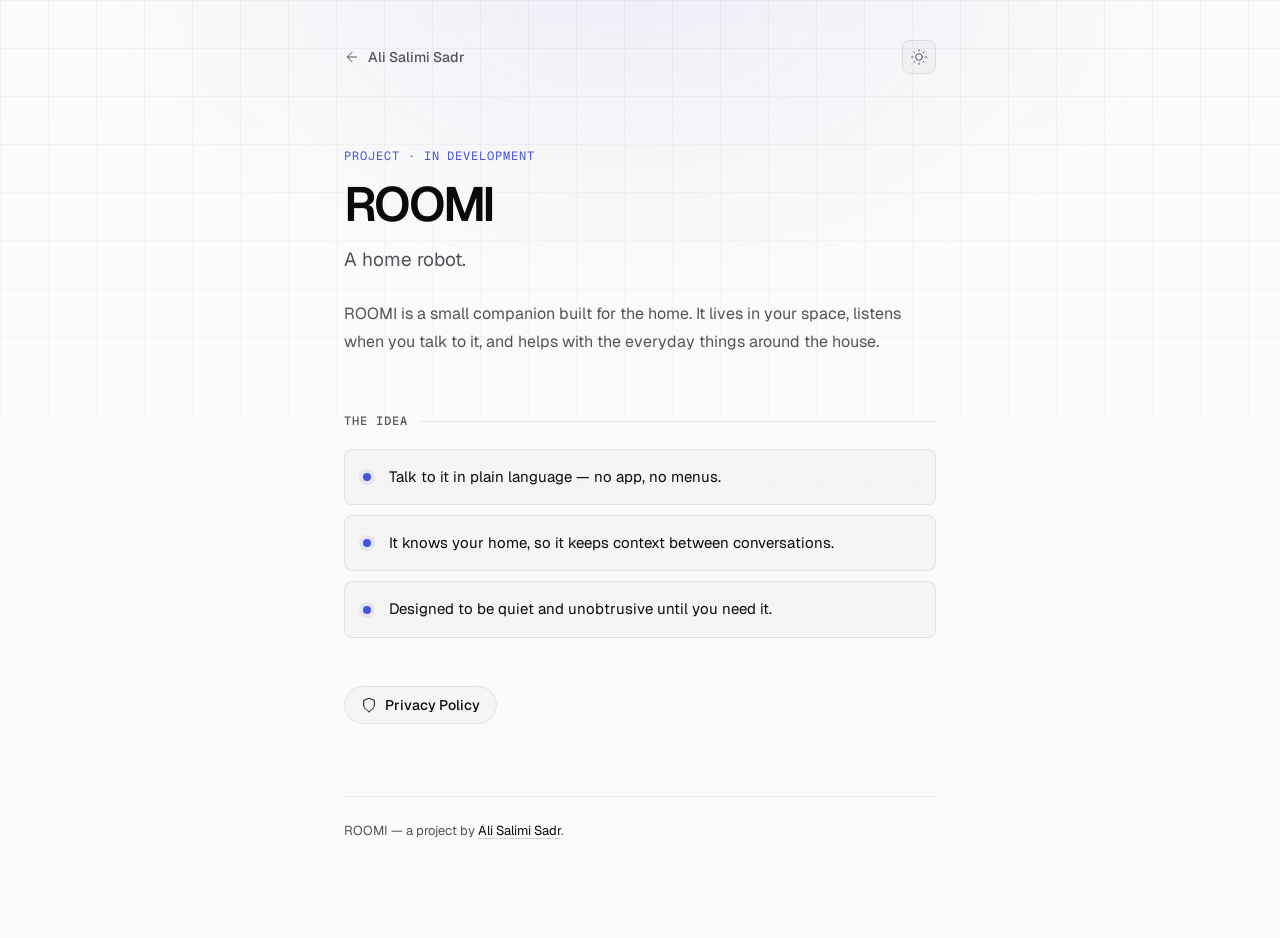
<file: roomi/index.html>
<!DOCTYPE html>
<html lang="en">
<head>
  <meta charset="UTF-8" />
  <meta name="viewport" content="width=device-width, initial-scale=1.0" />
  <meta name="theme-color" content="#09090b" />
  <script src="../theme.js"></script>

  <title>ROOMI | Home Robot</title>
  <meta name="description" content="ROOMI is a home robot — a small companion that lives in your space, listens, and helps with everyday things around the house." />
  <meta name="author" content="Ali Salimi Sadr" />
  <meta name="robots" content="index, follow" />
  <link rel="canonical" href="https://similas.github.io/roomi/" />

  <meta property="og:title" content="ROOMI | Home Robot" />
  <meta property="og:description" content="A home robot — a small companion that lives in your space, listens, and helps with everyday things around the house." />
  <meta property="og:type" content="website" />
  <meta property="og:url" content="https://similas.github.io/roomi/" />

  <link rel="icon" href="../favicon.svg" type="image/svg+xml" />
  <link rel="preconnect" href="https://fonts.googleapis.com" />
  <link rel="preconnect" href="https://fonts.gstatic.com" crossorigin />
  <link rel="stylesheet" href="https://fonts.googleapis.com/css2?family=Geist:wght@400;500;600;700&family=Geist+Mono:wght@400;500&display=swap" />
  <link rel="stylesheet" href="../styles.css" />
</head>
<body>

  <main class="subpage">

    <nav class="subpage-nav" aria-label="Page navigation">
      <a class="back-link" href="../">
        <svg width="16" height="16" viewBox="0 0 24 24" fill="none" stroke="currentColor" stroke-width="1.5" stroke-linecap="round" stroke-linejoin="round"><line x1="19" y1="12" x2="5" y2="12"/><polyline points="12 19 5 12 12 5"/></svg>
        <span>Ali Salimi Sadr</span>
      </a>
      <button class="icon-btn theme-toggle" id="themeToggle" type="button" aria-label="Toggle color theme">
        <svg aria-hidden="true" class="icon-sun" width="16" height="16" viewBox="0 0 24 24" fill="none" stroke="currentColor" stroke-width="1.5" stroke-linecap="round" stroke-linejoin="round">
          <circle cx="12" cy="12" r="5"/><line x1="12" y1="1" x2="12" y2="3"/><line x1="12" y1="21" x2="12" y2="23"/><line x1="4.22" y1="4.22" x2="5.64" y2="5.64"/><line x1="18.36" y1="18.36" x2="19.78" y2="19.78"/><line x1="1" y1="12" x2="3" y2="12"/><line x1="21" y1="12" x2="23" y2="12"/><line x1="4.22" y1="19.78" x2="5.64" y2="18.36"/><line x1="18.36" y1="5.64" x2="19.78" y2="4.22"/>
        </svg>
        <svg aria-hidden="true" class="icon-moon" width="16" height="16" viewBox="0 0 24 24" fill="none" stroke="currentColor" stroke-width="1.5" stroke-linecap="round" stroke-linejoin="round">
          <path d="M21 12.79A9 9 0 1 1 11.21 3 7 7 0 0 0 21 12.79z"/>
        </svg>
      </button>
    </nav>

    <p class="eyebrow">Project · In development</p>
    <h1>ROOMI</h1>
    <p class="lede">A home robot.</p>

    <p>
      ROOMI is a small companion built for the home. It lives in your space, listens when
      you talk to it, and helps with the everyday things around the house.
    </p>

    <h2>The idea</h2>
    <ul>
      <li>Talk to it in plain language — no app, no menus.</li>
      <li>It knows your home, so it keeps context between conversations.</li>
      <li>Designed to be quiet and unobtrusive until you need it.</li>
    </ul>

    <div class="subpage-actions">
      <a class="btn" href="privacy-policy/">
        <svg width="16" height="16" viewBox="0 0 24 24" fill="none" stroke="currentColor" stroke-width="1.5" stroke-linecap="round" stroke-linejoin="round"><path d="M12 22s8-4 8-10V5l-8-3-8 3v7c0 6 8 10 8 10z"/></svg>
        <span>Privacy Policy</span>
      </a>
    </div>

    <footer class="subpage-footer">
      ROOMI — a project by <a href="../">Ali Salimi Sadr</a>.
    </footer>

  </main>

</body>
</html>
</file>
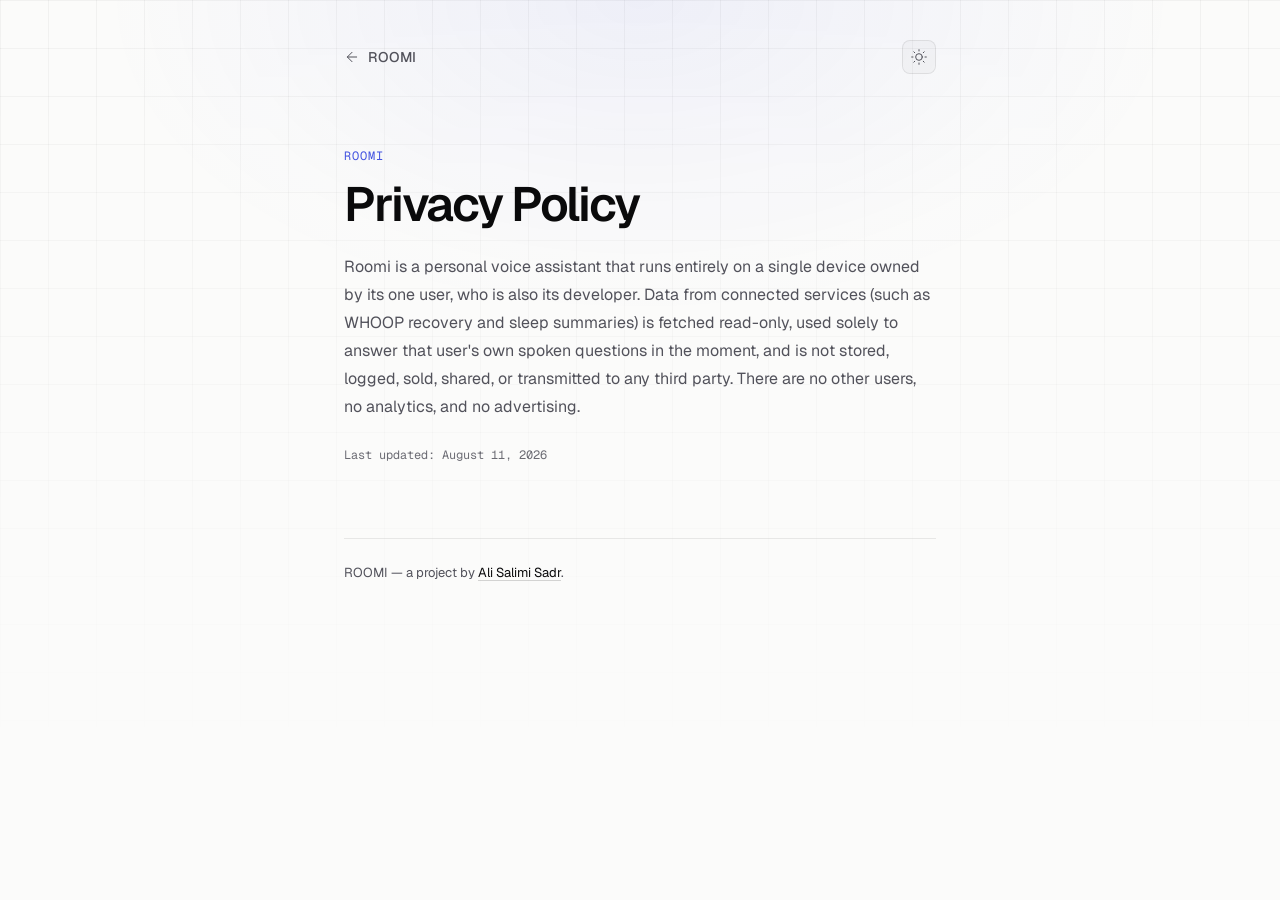
<file: roomi/privacy-policy/index.html>
<!DOCTYPE html>
<html lang="en">
<head>
  <meta charset="UTF-8" />
  <meta name="viewport" content="width=device-width, initial-scale=1.0" />
  <meta name="theme-color" content="#09090b" />
  <script src="../../theme.js"></script>

  <title>ROOMI | Privacy Policy</title>
  <meta name="description" content="Privacy policy for Roomi, a personal voice assistant that runs on a single device: nothing is stored, logged, sold, shared, or sent to any third party." />
  <meta name="author" content="Ali Salimi Sadr" />
  <meta name="robots" content="index, follow" />
  <link rel="canonical" href="https://similas.github.io/roomi/privacy-policy/" />

  <meta property="og:title" content="ROOMI | Privacy Policy" />
  <meta property="og:description" content="Privacy policy for ROOMI, a home robot." />
  <meta property="og:type" content="website" />
  <meta property="og:url" content="https://similas.github.io/roomi/privacy-policy/" />

  <link rel="icon" href="../../favicon.svg" type="image/svg+xml" />
  <link rel="preconnect" href="https://fonts.googleapis.com" />
  <link rel="preconnect" href="https://fonts.gstatic.com" crossorigin />
  <link rel="stylesheet" href="https://fonts.googleapis.com/css2?family=Geist:wght@400;500;600;700&family=Geist+Mono:wght@400;500&display=swap" />
  <link rel="stylesheet" href="../../styles.css" />
</head>
<body>

  <main class="subpage">

    <nav class="subpage-nav" aria-label="Page navigation">
      <a class="back-link" href="../">
        <svg width="16" height="16" viewBox="0 0 24 24" fill="none" stroke="currentColor" stroke-width="1.5" stroke-linecap="round" stroke-linejoin="round"><line x1="19" y1="12" x2="5" y2="12"/><polyline points="12 19 5 12 12 5"/></svg>
        <span>ROOMI</span>
      </a>
      <button class="icon-btn theme-toggle" id="themeToggle" type="button" aria-label="Toggle color theme">
        <svg aria-hidden="true" class="icon-sun" width="16" height="16" viewBox="0 0 24 24" fill="none" stroke="currentColor" stroke-width="1.5" stroke-linecap="round" stroke-linejoin="round">
          <circle cx="12" cy="12" r="5"/><line x1="12" y1="1" x2="12" y2="3"/><line x1="12" y1="21" x2="12" y2="23"/><line x1="4.22" y1="4.22" x2="5.64" y2="5.64"/><line x1="18.36" y1="18.36" x2="19.78" y2="19.78"/><line x1="1" y1="12" x2="3" y2="12"/><line x1="21" y1="12" x2="23" y2="12"/><line x1="4.22" y1="19.78" x2="5.64" y2="18.36"/><line x1="18.36" y1="5.64" x2="19.78" y2="4.22"/>
        </svg>
        <svg aria-hidden="true" class="icon-moon" width="16" height="16" viewBox="0 0 24 24" fill="none" stroke="currentColor" stroke-width="1.5" stroke-linecap="round" stroke-linejoin="round">
          <path d="M21 12.79A9 9 0 1 1 11.21 3 7 7 0 0 0 21 12.79z"/>
        </svg>
      </button>
    </nav>

    <p class="eyebrow">ROOMI</p>
    <h1>Privacy Policy</h1>

    <p>
      Roomi is a personal voice assistant that runs entirely on a single device owned by its one
      user, who is also its developer. Data from connected services (such as WHOOP recovery and
      sleep summaries) is fetched read-only, used solely to answer that user's own spoken
      questions in the moment, and is not stored, logged, sold, shared, or transmitted to any
      third party. There are no other users, no analytics, and no advertising.
    </p>

    <p class="meta-note">Last updated: August 11, 2026</p>

    <footer class="subpage-footer">
      ROOMI — a project by <a href="../../">Ali Salimi Sadr</a>.
    </footer>

  </main>

</body>
</html>
</file>
<file: styles.css>
/* ─────────────────────────────────────────────
   Tokens
   Dark is the default; light is applied by theme.js
   (stored choice, else the OS preference).
   ───────────────────────────────────────────── */

:root {
  --bg: #09090b;
  --bg-elev: #111114;
  --surface: rgba(255, 255, 255, 0.03);
  --surface-hover: rgba(255, 255, 255, 0.055);
  --border: rgba(255, 255, 255, 0.08);
  --border-strong: rgba(255, 255, 255, 0.16);
  --text: #ededef;
  --text-2: #a1a1aa;
  --text-3: #85858f;
  --accent: #8b9cff;
  --accent-soft: rgba(139, 156, 255, 0.14);
  --live: #4ade80;
  --grid-line: rgba(255, 255, 255, 0.035);
  --glow: rgba(120, 140, 255, 0.10);
  --shadow: 0 1px 0 rgba(255, 255, 255, 0.04) inset, 0 12px 32px -12px rgba(0, 0, 0, 0.6);
  --sea: #0c0c0f;
  --land: #1b1b20;
  --land-stroke: #2c2c33;
  --land-visited: #2a2f52;

  --font-sans: "Geist", -apple-system, BlinkMacSystemFont, "Segoe UI", Helvetica, Arial, sans-serif;
  --font-mono: "Geist Mono", ui-monospace, SFMono-Regular, Menlo, monospace;

  --radius: 14px;
  --radius-sm: 8px;
  --ease: cubic-bezier(0.2, 0.7, 0.2, 1);
  --t: 220ms var(--ease);

  color-scheme: dark;
}

:root[data-theme="light"] {
  --bg: #fbfbfa;
  --bg-elev: #ffffff;
  --surface: rgba(0, 0, 0, 0.022);
  --surface-hover: rgba(0, 0, 0, 0.045);
  --border: rgba(0, 0, 0, 0.08);
  --border-strong: rgba(0, 0, 0, 0.16);
  --text: #0a0a0b;
  --text-2: #52525b;
  --text-3: #6b6b73;
  --accent: #4353e0;
  --accent-soft: rgba(67, 83, 224, 0.09);
  --live: #16a34a;
  --grid-line: rgba(0, 0, 0, 0.04);
  --glow: rgba(67, 83, 224, 0.07);
  --shadow: 0 1px 2px rgba(0, 0, 0, 0.04), 0 12px 32px -16px rgba(0, 0, 0, 0.12);
  --sea: #eef0f4;
  --land: #ffffff;
  --land-stroke: #d6d8de;
  --land-visited: #dfe3fb;

  color-scheme: light;
}

/* ── Base ── */

*,
*::before,
*::after {
  box-sizing: border-box;
  margin: 0;
  padding: 0;
}

html {
  -webkit-font-smoothing: antialiased;
  -moz-osx-font-smoothing: grayscale;
  text-rendering: optimizeLegibility;
  scroll-behavior: smooth;
  scroll-padding-top: 80px;
}

body {
  font-family: var(--font-sans);
  font-size: 16px;
  line-height: 1.6;
  background: var(--bg);
  color: var(--text);
  min-height: 100vh;
  overflow-x: hidden;
  transition: background-color var(--t), color var(--t);
}

/* Faint engineering grid + glow, fading out below the hero */
body::before {
  content: "";
  position: absolute;
  inset: 0 0 auto 0;
  height: 900px;
  z-index: -1;
  pointer-events: none;
  background:
    radial-gradient(ellipse 60% 50% at 50% 0%, var(--glow), transparent 70%),
    linear-gradient(var(--grid-line) 1px, transparent 1px) 0 0 / 48px 48px,
    linear-gradient(90deg, var(--grid-line) 1px, transparent 1px) 0 0 / 48px 48px;
  -webkit-mask-image: linear-gradient(to bottom, #000 0%, transparent 85%);
  mask-image: linear-gradient(to bottom, #000 0%, transparent 85%);
}

::selection {
  background: var(--accent-soft);
  color: var(--text);
}

a {
  color: inherit;
}

:focus-visible {
  outline: 2px solid var(--accent);
  outline-offset: 3px;
  border-radius: 6px;
}

.wrap {
  width: 100%;
  max-width: 760px;
  margin: 0 auto;
  padding: 0 24px;
}

.skip-link {
  position: absolute;
  left: 16px;
  top: -48px;
  z-index: 100;
  padding: 8px 14px;
  border-radius: var(--radius-sm);
  background: var(--text);
  color: var(--bg);
  font-size: 0.875rem;
  text-decoration: none;
  transition: top var(--t);
}

.skip-link:focus {
  top: 12px;
}

/* ── Nav ── */

.nav {
  position: sticky;
  top: 0;
  z-index: 50;
  border-bottom: 1px solid transparent;
  transition: background-color var(--t), border-color var(--t), backdrop-filter var(--t);
}

.nav.is-scrolled {
  background: color-mix(in srgb, var(--bg) 78%, transparent);
  border-bottom-color: var(--border);
  -webkit-backdrop-filter: saturate(180%) blur(14px);
  backdrop-filter: saturate(180%) blur(14px);
}

.nav-inner {
  height: 60px;
  display: flex;
  align-items: center;
  gap: 24px;
}

.nav-name {
  font-weight: 600;
  font-size: 0.9375rem;
  letter-spacing: -0.01em;
  text-decoration: none;
  margin-right: auto;
  opacity: 0;
  transform: translateY(4px);
  transition: opacity var(--t), transform var(--t);
}

.nav.is-scrolled .nav-name {
  opacity: 1;
  transform: none;
}

.nav-links {
  display: flex;
  gap: 4px;
}

.nav-links a {
  padding: 6px 10px;
  border-radius: var(--radius-sm);
  font-size: 0.8125rem;
  color: var(--text-2);
  text-decoration: none;
  transition: color var(--t), background-color var(--t);
}

.nav-links a:hover {
  color: var(--text);
  background: var(--surface-hover);
}

.icon-btn {
  appearance: none;
  display: inline-grid;
  place-items: center;
  width: 34px;
  height: 34px;
  border: 1px solid var(--border);
  border-radius: var(--radius-sm);
  background: var(--surface);
  color: var(--text-2);
  cursor: pointer;
  transition: color var(--t), border-color var(--t), background-color var(--t);
}

.icon-btn:hover {
  color: var(--text);
  border-color: var(--border-strong);
}

.icon-sun { display: none; }
:root[data-theme="light"] .icon-sun { display: block; }
:root[data-theme="light"] .icon-moon { display: none; }

/* ── Hero ── */

.hero {
  padding: 72px 0 8px;
}

.hero-avatar {
  width: 112px;
  height: 112px;
  border-radius: 50%;
  object-fit: cover;
  display: block;
  box-shadow: 0 0 0 1px var(--border-strong), 0 0 0 6px var(--surface);
}

.status {
  display: inline-flex;
  align-items: center;
  gap: 10px;
  margin-top: 32px;
  font-family: var(--font-mono);
  font-size: 0.75rem;
  letter-spacing: 0.02em;
  color: var(--text-2);
}

.live-dot {
  position: relative;
  width: 7px;
  height: 7px;
  border-radius: 50%;
  background: var(--live);
}

.live-dot::after {
  content: "";
  position: absolute;
  inset: 0;
  border-radius: 50%;
  background: var(--live);
  animation: ping 2.4s var(--ease) infinite;
}

@keyframes ping {
  0% { transform: scale(1); opacity: 0.6; }
  80%, 100% { transform: scale(3); opacity: 0; }
}

.hero h1 {
  margin-top: 14px;
  font-size: clamp(2.5rem, 7vw, 3.75rem);
  font-weight: 600;
  letter-spacing: -0.045em;
  line-height: 1.02;
}

.hero-lede {
  margin-top: 20px;
  max-width: 560px;
  font-size: clamp(1.0625rem, 2.2vw, 1.1875rem);
  line-height: 1.6;
  color: var(--text-2);
}

.hero-lede em {
  font-style: normal;
  color: var(--text);
}

.hero-actions {
  display: flex;
  flex-wrap: wrap;
  gap: 10px;
  margin-top: 32px;
}

.btn {
  display: inline-flex;
  align-items: center;
  gap: 8px;
  height: 38px;
  padding: 0 16px;
  border: 1px solid var(--border);
  border-radius: 999px;
  background: var(--surface);
  color: var(--text);
  font-size: 0.875rem;
  font-weight: 500;
  text-decoration: none;
  transition: border-color var(--t), background-color var(--t), transform var(--t);
}

.btn:hover {
  border-color: var(--border-strong);
  background: var(--surface-hover);
  transform: translateY(-1px);
}

.btn-primary {
  background: var(--text);
  border-color: var(--text);
  color: var(--bg);
}

.btn-primary:hover {
  background: var(--text);
  opacity: 0.88;
}

/* ── Sections ── */

.section {
  padding-top: 96px;
}

.section-title {
  display: flex;
  align-items: center;
  gap: 12px;
  margin-bottom: 28px;
  font-family: var(--font-mono);
  font-size: 0.75rem;
  font-weight: 500;
  letter-spacing: 0.08em;
  text-transform: uppercase;
  color: var(--text-2);
}

.section-title span {
  color: var(--accent);
}

.section-title::after {
  content: "";
  flex: 1;
  height: 1px;
  background: var(--border);
}

.prose p {
  font-size: 1.0625rem;
  line-height: 1.75;
  color: var(--text-2);
}

.prose p + p {
  margin-top: 18px;
}

.prose strong {
  font-weight: 500;
  color: var(--text);
}

/* ── Timeline (experience & education) ── */

.timeline {
  list-style: none;
  position: relative;
}

.tl-item {
  position: relative;
  display: grid;
  grid-template-columns: 120px 1fr;
  gap: 24px;
  padding: 0 0 36px;
}

.tl-item:last-child {
  padding-bottom: 0;
}

/* Rail */
.tl-item::before {
  content: "";
  position: absolute;
  left: 132px;
  top: 14px;
  bottom: -6px;
  width: 1px;
  background: var(--border);
}

.tl-item:last-child::before {
  display: none;
}

/* Node */
.tl-item::after {
  content: "";
  position: absolute;
  left: 129px;
  top: 6px;
  width: 7px;
  height: 7px;
  border-radius: 50%;
  background: var(--bg);
  box-shadow: 0 0 0 1.5px var(--text-3);
}

.tl-item.is-current::after {
  background: var(--accent);
  box-shadow: 0 0 0 4px var(--accent-soft);
}

.tl-date {
  font-family: var(--font-mono);
  font-size: 0.75rem;
  color: var(--text-3);
  padding-top: 2px;
  white-space: nowrap;
}

.tl-body {
  padding-left: 20px;
}

.tl-body h3 {
  display: flex;
  align-items: center;
  gap: 10px;
  font-size: 1rem;
  font-weight: 600;
  letter-spacing: -0.015em;
  line-height: 1.4;
}

.tl-role {
  margin-top: 2px;
  font-size: 0.875rem;
  color: var(--text-2);
}

.tl-body > p:not(.tl-role) {
  margin-top: 10px;
  font-size: 0.9375rem;
  line-height: 1.7;
  color: var(--text-2);
}

.badge-now {
  font-family: var(--font-mono);
  font-size: 0.625rem;
  font-weight: 500;
  letter-spacing: 0.08em;
  text-transform: uppercase;
  color: var(--accent);
  background: var(--accent-soft);
  border-radius: 999px;
  padding: 2px 8px;
}

.chips {
  display: flex;
  flex-wrap: wrap;
  gap: 6px;
  margin-top: 14px;
}

.chip {
  display: inline-flex;
  align-items: center;
  gap: 5px;
  height: 26px;
  padding: 0 10px;
  border: 1px solid var(--border);
  border-radius: 999px;
  font-family: var(--font-mono);
  font-size: 0.6875rem;
  color: var(--text-2);
  text-decoration: none;
  transition: color var(--t), border-color var(--t), background-color var(--t);
}

.chip span {
  opacity: 0.6;
  transition: transform var(--t), opacity var(--t);
}

.chip:hover {
  color: var(--text);
  border-color: var(--border-strong);
  background: var(--surface-hover);
}

.chip:hover span {
  opacity: 1;
  transform: translate(1px, -1px);
}

/* ── Cards ── */

.cards {
  display: grid;
  grid-template-columns: minmax(0, 1fr);
  gap: 14px;
}

.card {
  display: block;
  padding: 22px;
  border: 1px solid var(--border);
  border-radius: var(--radius);
  background: var(--bg-elev);
  box-shadow: var(--shadow);
  text-decoration: none;
  transition: border-color var(--t), transform var(--t);
}

.card-link:hover {
  border-color: var(--border-strong);
  transform: translateY(-2px);
}

.card-head {
  display: flex;
  align-items: center;
  justify-content: space-between;
  margin-bottom: 18px;
}

.card-icon {
  display: inline-grid;
  place-items: center;
  width: 38px;
  height: 38px;
  border: 1px solid var(--border);
  border-radius: 10px;
  background: var(--surface);
  color: var(--text-2);
}

.pill {
  font-family: var(--font-mono);
  font-size: 0.6875rem;
  color: var(--text-2);
  border: 1px solid var(--border);
  border-radius: 999px;
  padding: 3px 10px;
  text-decoration: none;
}

.pill-link:hover {
  color: var(--text);
  border-color: var(--border-strong);
}

.card h3 {
  font-size: 1.0625rem;
  font-weight: 600;
  letter-spacing: -0.015em;
}

.card .arrow {
  display: inline-block;
  color: var(--text-3);
  transition: transform var(--t), color var(--t);
}

.card-link:hover .arrow {
  color: var(--text);
  transform: translateX(3px);
}

.card p {
  margin-top: 6px;
  font-size: 0.9375rem;
  line-height: 1.65;
  color: var(--text-2);
}

.gh-chart-wrap {
  margin-top: 16px;
  overflow-x: auto;
}

.gh-chart {
  display: block;
  width: 100%;
  min-width: 480px;
  height: auto;
}

:root:not([data-theme="light"]) .gh-chart {
  filter: invert(1) hue-rotate(180deg) brightness(0.95);
}

/* ── Rows (publications & honors) ── */

.rows {
  list-style: none;
  border-top: 1px solid var(--border);
}

.row {
  display: flex;
  justify-content: space-between;
  align-items: baseline;
  gap: 24px;
  padding: 18px 0;
  border-bottom: 1px solid var(--border);
}

.row-title {
  font-size: 0.9375rem;
  font-weight: 500;
  line-height: 1.5;
  color: var(--text);
  text-decoration: none;
}

a.row-title {
  background-image: linear-gradient(var(--border-strong), var(--border-strong));
  background-size: 100% 1px;
  background-position: 0 100%;
  background-repeat: no-repeat;
  transition: background-image var(--t);
}

a.row-title:hover {
  background-image: linear-gradient(var(--text), var(--text));
}

.row-sub {
  margin-top: 4px;
  font-size: 0.8125rem;
  color: var(--text-3);
}

.row-meta {
  flex-shrink: 0;
  font-family: var(--font-mono);
  font-size: 0.75rem;
  color: var(--text-3);
}

/* ── Places map ── */

.map-card {
  position: relative;
  border: 1px solid var(--border);
  border-radius: var(--radius);
  overflow: hidden;
  background: var(--bg-elev);
  box-shadow: var(--shadow);
}

.map {
  height: 420px;
  width: 100%;
  background: var(--bg-elev);
}

.map-count,
.map-hint {
  position: absolute;
  z-index: 500;
  font-family: var(--font-mono);
  font-size: 0.6875rem;
  pointer-events: none;
  padding: 5px 10px;
  border: 1px solid var(--border);
  border-radius: 999px;
  background: color-mix(in srgb, var(--bg-elev) 82%, transparent);
  -webkit-backdrop-filter: blur(8px);
  backdrop-filter: blur(8px);
}

.map-count {
  top: 14px;
  left: 14px;
  color: var(--text);
}

.map-hint {
  bottom: 14px;
  left: 14px;
  color: var(--text-2);
  transition: opacity var(--t);
}

.map-card.is-active .map-hint {
  opacity: 0;
}

.map-fallback {
  display: grid;
  place-items: center;
  height: 100%;
  color: var(--text-3);
  font-size: 0.875rem;
}

/* Leaflet overrides */

.leaflet-container {
  font-family: var(--font-sans);
  background: var(--sea);
}

/* CSS beats SVG presentation attributes, so the land follows the theme */
.leaflet-container path.land {
  fill: var(--land);
  stroke: var(--land-stroke);
  transition: fill var(--t), stroke var(--t);
}

.leaflet-container path.land.is-visited {
  fill: var(--land-visited);
}

/* No position rule on .pin: Leaflet positions markers absolutely, and
   overriding that stacks pins in normal flow and shifts each one down. */

.pin span {
  position: absolute;
  inset: 0;
  border-radius: 50%;
  background: var(--accent);
  box-shadow: 0 0 0 2px var(--bg-elev);
  transition: transform var(--t);
}

.pin.is-selected span::after {
  content: "";
  position: absolute;
  inset: 0;
  border-radius: 50%;
  background: var(--accent);
  animation: ping 2.2s var(--ease) infinite;
}

.pin:hover span,
.pin.is-selected span {
  transform: scale(1.35);
}

.leaflet-tooltip.city-tip {
  padding: 6px 10px;
  border: 1px solid var(--border-strong);
  border-radius: 8px;
  background: var(--bg-elev);
  color: var(--text);
  box-shadow: var(--shadow);
  font-size: 0.8125rem;
  font-weight: 500;
}

.city-tip small {
  display: block;
  font-family: var(--font-mono);
  font-size: 0.6875rem;
  font-weight: 400;
  color: var(--text-3);
}

.leaflet-tooltip-top.city-tip::before {
  border-top-color: var(--border-strong);
}

.leaflet-bar {
  border: 1px solid var(--border) !important;
  border-radius: 10px !important;
  overflow: hidden;
  box-shadow: var(--shadow) !important;
}

.leaflet-bar a,
.leaflet-bar a:hover {
  background: var(--bg-elev);
  color: var(--text);
  border-bottom-color: var(--border);
}

.leaflet-bar a:hover {
  background: var(--surface-hover);
}

.leaflet-control-attribution {
  background: color-mix(in srgb, var(--bg-elev) 80%, transparent) !important;
  color: var(--text-3) !important;
  font-size: 10px;
}

.leaflet-control-attribution a {
  color: var(--text-2) !important;
}

/* ── Footer ── */

.footer {
  margin-top: 120px;
  border-top: 1px solid var(--border);
}

.footer-inner {
  display: flex;
  justify-content: space-between;
  align-items: baseline;
  flex-wrap: wrap;
  gap: 8px 24px;
  padding-top: 28px;
  padding-bottom: 48px;
  font-size: 0.8125rem;
  color: var(--text-2);
}

.footer a {
  color: var(--text);
  text-underline-offset: 3px;
  text-decoration-color: var(--border-strong);
}

.footer a:hover {
  text-decoration-color: var(--text);
}

.footer-meta {
  font-family: var(--font-mono);
  font-size: 0.6875rem;
  color: var(--text-3);
}

/* ── Sub-pages (ROOMI, privacy policy) ── */

.subpage {
  max-width: 640px;
  margin: 0 auto;
  padding: 40px 24px 96px;
}

.subpage-nav {
  display: flex;
  align-items: center;
  justify-content: space-between;
  gap: 16px;
  margin-bottom: 72px;
}

.back-link {
  display: inline-flex;
  align-items: center;
  gap: 8px;
  color: var(--text-2);
  text-decoration: none;
  font-size: 0.875rem;
  font-weight: 500;
  transition: color var(--t);
}

.back-link:hover {
  color: var(--text);
}

.subpage .eyebrow {
  font-family: var(--font-mono);
  font-size: 0.75rem;
  letter-spacing: 0.08em;
  text-transform: uppercase;
  color: var(--accent);
}

.subpage h1 {
  margin-top: 12px;
  font-size: clamp(2.25rem, 6vw, 3rem);
  font-weight: 600;
  letter-spacing: -0.045em;
  line-height: 1.05;
}

.subpage .lede {
  margin-top: 16px;
  font-size: 1.1875rem;
  line-height: 1.6;
  color: var(--text-2);
}

.subpage h2 {
  display: flex;
  align-items: center;
  gap: 12px;
  margin: 56px 0 18px;
  font-family: var(--font-mono);
  font-size: 0.75rem;
  font-weight: 500;
  letter-spacing: 0.08em;
  text-transform: uppercase;
  color: var(--text-2);
}

.subpage h2::after {
  content: "";
  flex: 1;
  height: 1px;
  background: var(--border);
}

.subpage p,
.subpage li {
  font-size: 1rem;
  line-height: 1.75;
  color: var(--text-2);
}

.subpage > p {
  margin-top: 24px;
}

.subpage ul {
  list-style: none;
  display: grid;
  gap: 10px;
}

.subpage li {
  padding: 14px 16px 14px 44px;
  position: relative;
  border: 1px solid var(--border);
  border-radius: var(--radius-sm);
  background: var(--surface);
  color: var(--text);
  font-size: 0.9375rem;
}

.subpage li::before {
  content: "";
  position: absolute;
  left: 18px;
  top: 50%;
  width: 8px;
  height: 8px;
  margin-top: -4px;
  border-radius: 50%;
  background: var(--accent);
  box-shadow: 0 0 0 4px var(--accent-soft);
}

.subpage a:not(.back-link):not(.btn) {
  color: var(--text);
  text-underline-offset: 3px;
  text-decoration-color: var(--border-strong);
}

.subpage-actions {
  display: flex;
  flex-wrap: wrap;
  gap: 10px;
  margin-top: 48px;
}

.meta-note {
  font-family: var(--font-mono);
  font-size: 0.75rem !important;
  color: var(--text-3) !important;
}

.subpage-footer {
  margin-top: 72px;
  padding-top: 24px;
  border-top: 1px solid var(--border);
  font-size: 0.8125rem;
  color: var(--text-2);
}

/* ── Responsive ── */

@media (max-width: 720px) {
  .nav-links {
    display: none;
  }

  .nav-name {
    opacity: 1;
    transform: none;
  }

  .hero {
    padding-top: 48px;
  }

  .section {
    padding-top: 72px;
  }

  .tl-item {
    grid-template-columns: 1fr;
    gap: 4px;
    padding-left: 24px;
  }

  .tl-item::before {
    left: 3px;
    top: 14px;
  }

  .tl-item::after {
    left: 0;
    top: 6px;
  }

  .tl-body {
    padding-left: 0;
  }

  .tl-body h3 {
    flex-wrap: wrap;
  }

  .row {
    flex-direction: column;
    gap: 6px;
  }

  .map {
    height: 320px;
  }

  .footer {
    margin-top: 88px;
  }
}

@media (prefers-reduced-motion: reduce) {
  html {
    scroll-behavior: auto;
  }

  *,
  *::before,
  *::after {
    animation: none !important;
    transition: none !important;
  }
}
</file>
